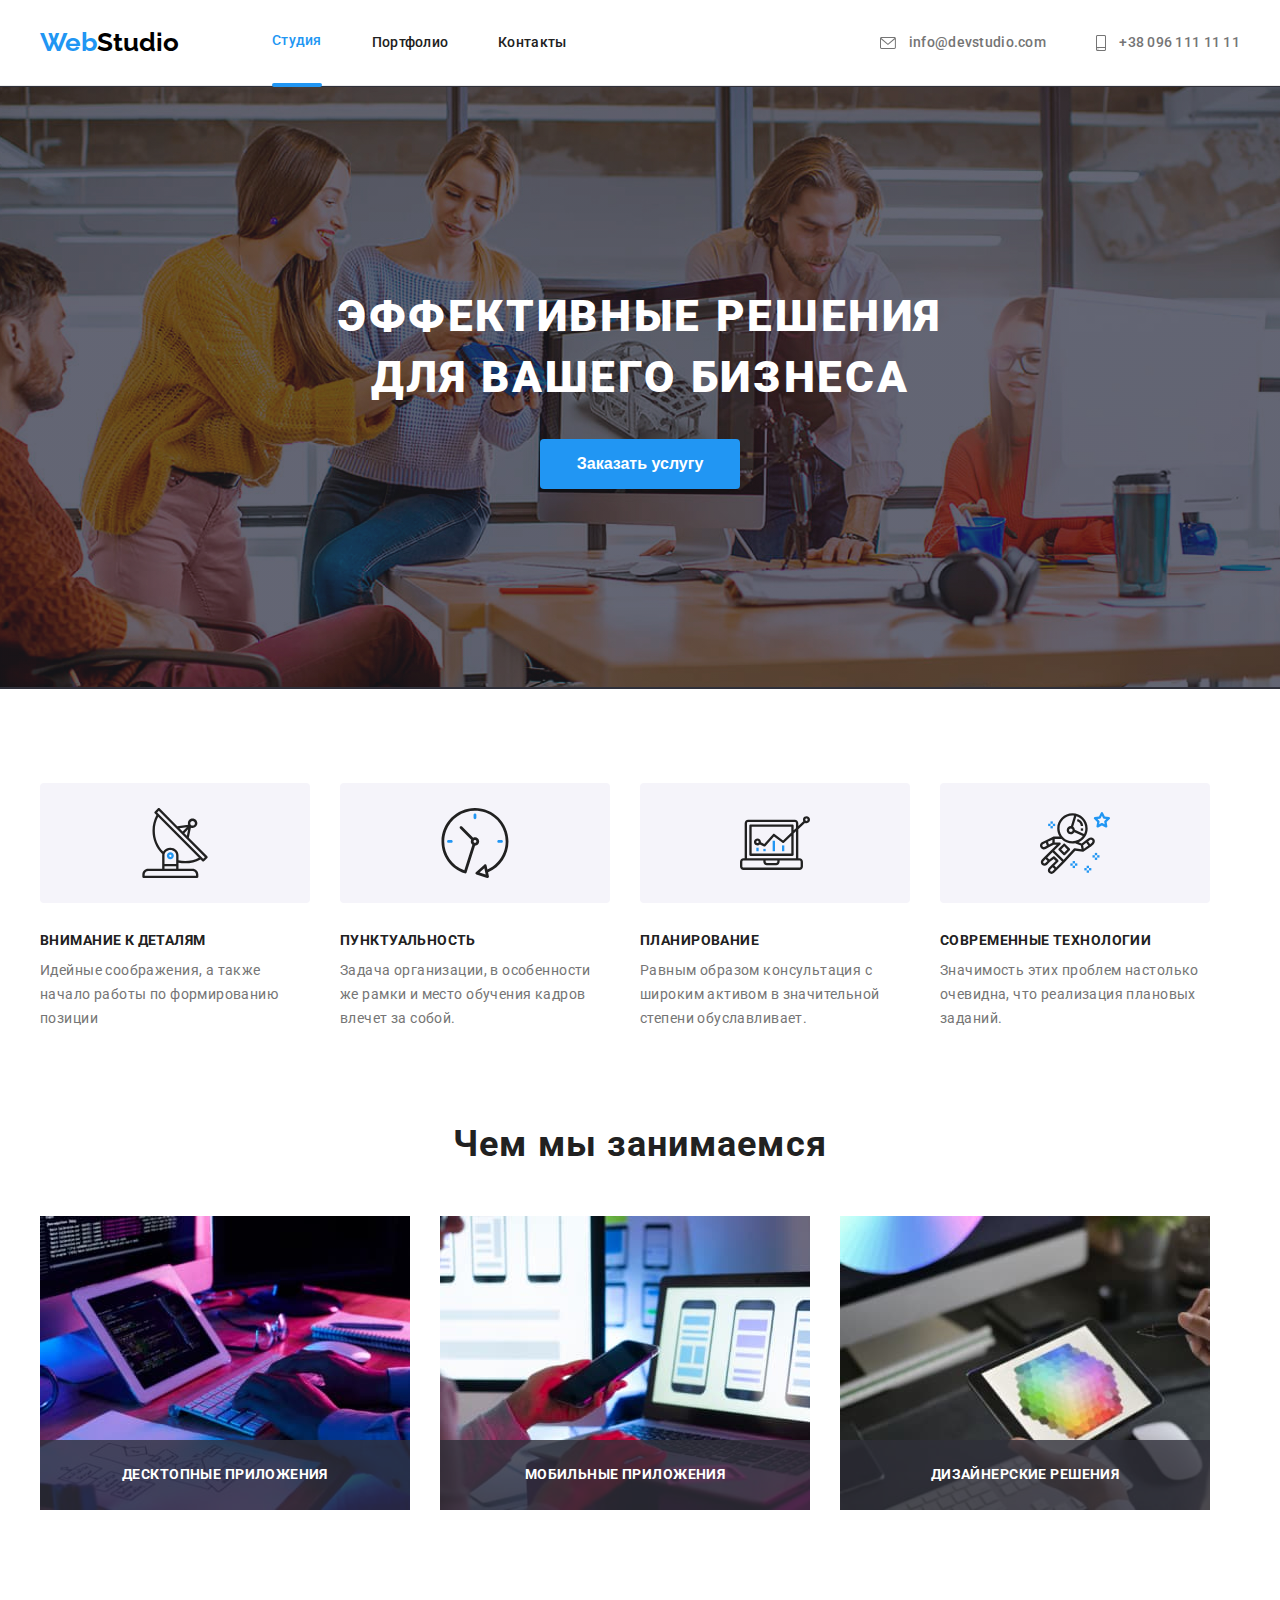
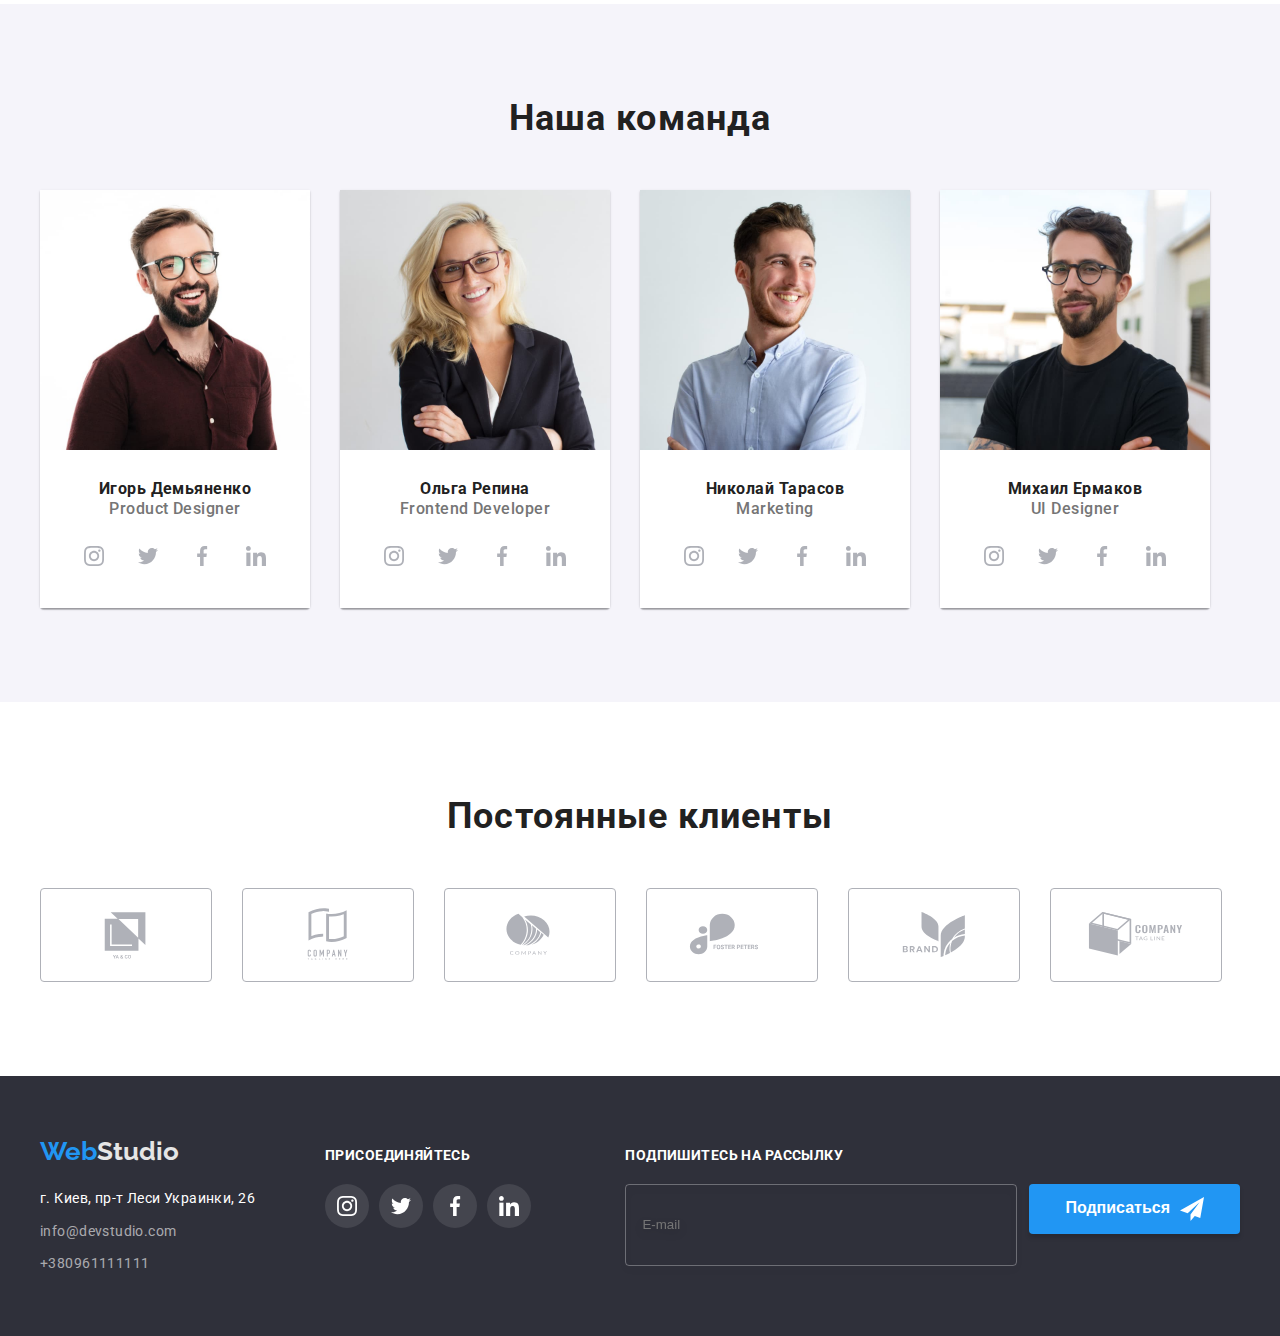
<file: index.html>
<!DOCTYPE html>
<html lang="en">
    <head>
        <meta charset="UTF-8" />
        <meta http-equiv="X-UA-Compatible" content="IE=edge" />
        <meta name="viewport" content="width=device-width, initial-scale=1.0" />
        <title>Студия</title>
        <link
            href="https://fonts.googleapis.com/css2?family=Raleway:wght@700&family=Roboto:wght@400;500;700;900&display=swap"
            rel="stylesheet"/>
        <link
            rel="stylesheet"
            href="https://cdnjs.cloudflare.com/ajax/libs/modern-normalize/1.1.0/modern-normalize.min.css"
            integrity="sha512-wpPYUAdjBVSE4KJnH1VR1HeZfpl1ub8YT/NKx4PuQ5NmX2tKuGu6U/JRp5y+Y8XG2tV+wKQpNHVUX03MfMFn9Q=="
            crossorigin="anonymous"
            referrerpolicy="no-referrer"/>
		  <link rel="stylesheet" href="./css/main.min.css"/>
    </head>
    <body>
        <header class="header">
            <div class="container header__container">
                <a href="./index.html" class="logo">
                    <span class="logo__web">Web</span><span class="logo__studio">Studio</span></a>
                <nav>
                    <ul class="site-nav">
                        <li class="site-nav__item">
                            <a href="./index.html" class="site-nav__link site-nav__link--current">Студия</a>
                        </li>
                        <li class="site-nav__item">
                            <a href="./portfolio.html" class="site-nav__link">Портфолио</a>
                        </li>
                        <li class="site-nav__item">
                            <a href="" class="site-nav__link">Контакты</a>
                        </li>
                    </ul>
                </nav>
                <ul class="contacts">
                    <li class="contacts__item">
                        <a
                            href="mailto:info@devstudio.com"
                            class="contacts__link">
                            <svg
                                width="16"
                                height="12"
                                class="contacts__icon">
                                <use
                                    href="./images/icons.svg#icon-envelope-hover"
                                ></use>
                            </svg>
                            info@devstudio.com</a>
                    </li>
                    <li class="contacts__item">
                        <a href="tel:+380961111111" class="contacts__link">
                            <svg
                                width="10"
                                height="16"
                                class="contacts__icon">
                                <use
                                    href="./images/icons.svg#icon-smartphone"></use>
                            </svg> +38 096 111 11 11</a>
                    </li>
                </ul>
            </div>
        </header>
        <main>
            <section class="hero hero--overlay">
                <div class="container">
                    <h1 class="hero__title">
                        Эффективные решения <br />для вашего бизнеса
                    </h1>
                    <button
                        type="button"
                        class="primary-button"
                        data-modal-open>
                        Заказать услугу
                    </button>
                </div>
            </section>
            <section class="section features">
                <div class="container">
                    <h2 class="visually-hidden">Преимущества</h2>
                    <ul class="features-list">
                        <li class="features-list__item">
                            <div class="features-list__image">
                                <svg
                                    width="70"
                                    height="70"
                                    class="features-list__icon">
                                    <use
                                        href="./images/icons.svg#icon-antenna-1">
												</use>
                                </svg>
                            </div>
                            <h3 class="features-list__title">Внимание к деталям</h3>
                            <p class="features-list__description">
                                Идейные соображения, а также начало работы по
                                формированию позиции
                            </p>
                        </li>
                        <li class="features-list__item">
                            <div class="features-list__image">
                                <svg
                                    width="70"
                                    height="70"
                                    class="features-list__icon">
                                    <use
                                        href="./images/icons.svg#icon-clock-1"></use>
                                </svg>
                            </div>
                            <h3 class="features-list__title">Пунктуальность</h3>
                            <p class="features-list__description">
                                Задача организации, в особенности же рамки и
                                место обучения кадров влечет за собой.
                            </p>
                        </li>
                        <li class="features-list__item">
                            <div class="features-list__image">
                                <svg
                                    width="70"
                                    height="70"
                                    class="features-list__icon">
                                    <use
                                        href="./images/icons.svg#icon-diagram-1"></use>
                                </svg>
                            </div>
                            <h3 class="features-list__title">Планирование</h3>
                            <p class="features-list__description">
                                Равным образом консультация с широким активом в
                                значительной степени обуславливает.
                            </p>
                        </li>
                        <li class="features-list__item">
                            <div class="features-list__image">
                                <svg
                                    width="70"
                                    height="70"
                                    class="features-list__icon">
                                    <use
                                        href="./images/icons.svg#icon-astronaut-1"></use>
                                </svg>
                            </div>
                            <h3 class="features-list__title">
                                Современные технологии
                            </h3>
                            <p class="features-list__description">
                                Значимость этих проблем настолько очевидна, что
                                реализация плановых заданий.
                            </p>
                        </li>
                    </ul>
                </div>
            </section>
            <section class="section activity">
                <div class="container">
                    <h2 class="section__title">Чем мы занимаемся</h2>
                    <ul class="activity-list">
                        <li class="activity-list__item">
                            <div class="activity-list__thumb">
                                <img
                                    src="./images/imge.jpg"
                                    alt="дизайн"
                                    width="370"/>
                                <p class="activity-list__animation">
                                    Десктопные приложения
                                </p>
                            </div>
                        </li>
                        <li class="activity-list__item">
                            <div class="activity-list__thumb">
                                <img
                                    src="./images/imge(1).jpg"
                                    alt="системность"
                                    width="370"/>
                                <p class="activity-list__animation">
                                    Мобильные приложения
                                </p>
                            </div>
                        </li>
                        <li class="activity-list__item">
                            <div class="activity-list__thumb">
                                <img
                                    src="./images/imge(2).jpg"
                                    alt="адаптация"
                                    width="370"/>
                                <p class="activity-list__animation">
                                    Дизайнерские решения
                                </p>
                            </div>
                        </li>
                    </ul>
                </div>
            </section>
            <section class="section team">
                <div class="container">
                    <h2 class="section__title">Наша команда</h2>
                    <ul class="team-list">
                        <li class="team-list__item">
                            <img
                                src="./images/img.jpg"
                                alt="Игорь Демьяненко"
                                width="270"/>
                            <div class="teammate">
                                <h3 class="teammate__name">
                                    Игорь Демьяненко
                                </h3>
                                <p class="teammate__position">
                                    Product Designer
                                </p>
                                <ul class="socials">
                                    <li class="socials__item">
                                        <a
                                            href="https://instagram.com/"
                                            class="socials__link">
                                            <svg
                                                width="20"
                                                height="20"
                                                class="socials__icon">
                                                <use
                                                    href="./images/icons.svg#icon-instagram"></use>
                                            </svg>
                                        </a>
                                    </li>
                                    <li class="socials__item">
                                        <a
                                            href="https://twitter.com/"
                                            class="socials__link">
                                            <svg
                                                width="20"
                                                height="20"
                                                class="socials__icon">
                                                <use
                                                    href="./images/icons.svg#icon-twitter"></use>
                                            </svg>
                                        </a>
                                    </li>
                                    <li class="socials__item">
                                        <a
                                            href="https://www.facebook.com/"
                                            class="socials__link">
                                            <svg
                                                width="20"
                                                height="20"
                                                class="socials__icon">
                                                <use
                                                    href="./images/icons.svg#icon-facebook"></use>
                                            </svg>
                                        </a>
                                    </li>
                                    <li class="socials__item">
                                        <a
                                            href="https://www.linkedin.com/"
                                            class="socials__link">
                                            <svg
                                                width="20"
                                                height="20"
                                                class="socials__icon">
                                                <use
                                                    href="./images/icons.svg#icon-linkedin"></use>
                                            </svg>
                                        </a>
                                    </li>
                                </ul>
                            </div>
                        </li>

                        <li class="team-list__item">
                            <img
                                src="./images/img(1).jpg"
                                alt="Ольга Репина"
                                width="270"/>
                            <div class="teammate">
                                <h3 class="teammate__name">Ольга Репина</h3>
                                <p class="teammate__position">
                                    Frontend Developer
                                </p>
                                <ul class="socials">
                                    <li class="socials__item">
                                        <a
                                            href="https://instagram.com/"
                                            class="socials__link">
                                            <svg
                                                width="20"
                                                height="20"
                                                class="socials__icon">
                                                <use
                                                    href="./images/icons.svg#icon-instagram"></use>
                                            </svg>
                                        </a>
                                    </li>
                                    <li class="socials__item">
                                        <a
                                            href="https://twitter.com/"
                                            class="socials__link">
                                            <svg
                                                width="20"
                                                height="20"
                                                class="socials__icon">
                                                <use
                                                    href="./images/icons.svg#icon-twitter">
																</use>
                                            </svg>
                                        </a>
                                    </li>
                                    <li class="socials__item">
                                        <a
                                            href="https://www.facebook.com/"
                                            class="socials__link">
                                            <svg
                                                width="20"
                                                height="20"
                                                class="socials__icon">
                                                <use
                                                    href="./images/icons.svg#icon-facebook">
																</use>
                                            </svg>
                                        </a>
                                    </li>
                                    <li class="socials__item">
                                        <a
                                            href="https://www.linkedin.com/"
                                            class="socials__link">
                                            <svg
                                                width="20"
                                                height="20"
                                                class="socials__icon">
                                                <use
                                                    href="./images/icons.svg#icon-linkedin">
																</use>
                                            </svg>
                                        </a>
                                    </li>
                                </ul>
                            </div>
                        </li>

                        <li class="team-list__item">
                            <img
                                src="./images/img(2).jpg"
                                alt="Николай Тарасов"
                                width="270"/>
                            <div class="teammate">
                                <h3 class="teammate__name">
                                    Николай Тарасов
                                </h3>
                                <p class="teammate__position">Marketing</p>
                                <ul class="socials">
                                    <li class="socials__item">
                                        <a
                                            href="https://instagram.com/"
                                            class="socials__link">
                                            <svg
                                                width="20"
                                                height="20"
                                                class="socials__icon">
                                                <use
                                                    href="./images/icons.svg#icon-instagram">
																</use>
                                            </svg>
                                        </a>
                                    </li>
                                    <li class="socials__item">
                                        <a
                                            href="https://twitter.com/"
                                            class="socials__link">
                                            <svg
                                                width="20"
                                                height="20"
                                                class="socials__icon">
                                                <use
                                                    href="./images/icons.svg#icon-twitter">
																</use>
                                            </svg>
                                        </a>
                                    </li>
                                    <li class="socials__item">
                                        <a
                                            href="https://www.facebook.com/"
                                            class="socials__link">
                                            <svg
                                                width="20"
                                                height="20"
                                                class="socials__icon">
                                                <use
                                                    href="./images/icons.svg#icon-facebook">
																</use>
                                            </svg>
                                        </a>
                                    </li>
                                    <li class="socials__item">
                                        <a
                                            href="https://www.linkedin.com/"
                                            class="socials__link">
                                            <svg
                                                width="20"
                                                height="20"
                                                class="socials__icon">
                                                <use
                                                    href="./images/icons.svg#icon-linkedin">
																</use>
                                            </svg>
                                        </a>
                                    </li>
                                </ul>
                            </div>
                        </li>
                        <li class="team-list__item">
                            <img
                                src="./images/img(3).jpg"
                                alt="Михаил Ермаков"
                                width="270"/>
                            <div class="teammate">
                                <h3 class="teammate__name">Михаил Ермаков</h3>
                                <p class="teammate__position">
                                    UI Designer
                                </p>
                                <ul class="socials">
                                    <li class="socials__item">
                                        <a
                                            href="https://instagram.com/"
                                            class="socials__link">
                                            <svg
                                                width="20"
                                                height="20"
                                                class="socials__icon">
                                                <use
                                                    href="./images/icons.svg#icon-instagram"></use>
                                            </svg>
                                        </a>
                                    </li>
                                    <li class="socials__item">
                                        <a
                                            href="https://twitter.com/"
                                            class="socials__link">
                                            <svg
                                                width="20"
                                                height="20"
                                                class="socials__icon">
                                                <use
                                                    href="./images/icons.svg#icon-twitter"></use>
                                            </svg>
                                        </a>
                                    </li>
                                    <li class="socials__item">
                                        <a
                                            href="https://www.facebook.com/"
                                            class="socials__link">
                                            <svg
                                                width="20"
                                                height="20"
                                                class="socials__icon">
                                                <use
                                                    href="./images/icons.svg#icon-facebook">
																</use>
                                            </svg>
                                        </a>
                                    </li>
                                    <li class="socials__item">
                                        <a
                                            href="https://www.linkedin.com/"
                                            class="socials__link">
                                            <svg
                                                width="20"
                                                height="20"
                                                class="socials__icon">
                                                <use
                                                    href="./images/icons.svg#icon-linkedin">
																</use>
                                            </svg>
                                        </a>
                                    </li>
                                </ul>
                            </div>
                        </li>
                    </ul>
                </div>
            </section>
            <section class="section">
                <div class="container">
                    <h2 class="section__title">Постоянные клиенты</h2>
                    <ul class="cusromers">
                        <li class="cusromers__item">
                            <a href="" class="cusromers__link">
                                <svg
                                    width="106"
                                    height="60"
                                    class="cusromers__icon">
                                    <use
                                        href="./images/icons.svg#icon-client-1">
												</use>
                                </svg>
                            </a>
                        </li>
                        <li class="cusromers__item">
                            <a href="" class="cusromers__link">
                                <svg
                                    width="106"
                                    height="60"
                                    class="cusromers__icon">
                                    <use
                                        href="./images/icons.svg#icon-client-2">
												</use>
                                </svg>
                            </a>
                        </li>
                        <li class="cusromers__item">
                            <a href="" class="cusromers__link">
                                <svg
                                    width="106"
                                    height="60"
                                    class="cusromers__icon">
                                    <use
                                        href="./images/icons.svg#icon-client-3">
												</use>
                                </svg>
                            </a>
                        </li>
                        <li class="cusromers__item">
                            <a href="" class="cusromers__link">
                                <svg
                                    width="106"
                                    height="60"
                                    class="cusromers__icon">
                                    <use
                                        href="./images/icons.svg#icon-client-4">
												</use>
                                </svg>
                            </a>
                        </li>
                        <li class="cusromers__item">
                            <a href="" class="cusromers__link">
                                <svg
                                    width="106"
                                    height="60"
                                    class="cusromers__icon">
                                    <use
                                        href="./images/icons.svg#icon-client-5"></use>
                                </svg>
                            </a>
                        </li>
                        <li class="cusromers__item">
                            <a href="" class="cusromers__link">
                                <svg
                                    width="106"
                                    height="60"
                                    class="cusromers__icon">
                                    <use
                                        href="./images/icons.svg#icon-client-6">
												</use>
                                </svg>
                            </a>
                        </li>
                    </ul>
                </div>
            </section>
        </main>

        <footer class="footer-section">
            <div class="container footer-section__container">
                <div class="footer-section__contacts">
                    <a class="logo link" href="./index.html">
                        <span class="logo__web">Web</span
                        ><span class="logo__studio  logo__studio--secondary">Studio</span>
                    </a>

                    <address class="address">
                        <ul>
                            <li class="address__item">
                                <a
                                    href="https://goo.gl/maps/6hMY9F7xP3sktgREA"
                                    class="address__link address__link--first"
                                    >г. Киев, пр-т Леси Украинки, 26</a>
                            </li>
                            <li class="address__item">
                                <a
                                    href="mailto:info@devstudio.com"
                                    class="address__link address__link--second">info@devstudio.com</a>
                            </li>
                            <li class="address__item">
                                <a
                                    href="tel:+380961111111"
                                    class="address__link address__link--second">+380961111111</a>
                            </li>
                        </ul>
                    </address>
                </div>
                <div class="footer-section__links">
                    <p class="footer-section__title">ПРИСОЕДИНЯЙТЕСЬ</p>
                    <ul class="socials">
                        <li class="socials__item">
                            <a
                                href="https://instagram.com/"
                                class="socials__link socials__link--secondary-background">
                                <svg width="20" height="20" class="socials__icon">
                                    <use
                                        href="./images/icons.svg#icon-instagram">
												</use>
                                </svg>
                            </a>
                        </li>
                        <li class="socials__item">
                            <a
                                href="https://twitter.com/"
                                class="socials__link socials__link--secondary-background">
                                <svg width="20" height="20" class="socials__icon">
                                    <use
                                        href="./images/icons.svg#icon-twitter">
												</use>
                                </svg>
                            </a>
                        </li>
                        <li class="socials__item">
                            <a
                                href="https://www.facebook.com/"
                                class="socials__link socials__link--secondary-background">
                                <svg width="20" height="20" class="socials__icon">
                                    <use
                                        href="./images/icons.svg#icon-facebook">
												</use>
                                </svg>
                            </a>
                        </li>
                        <li class="socials__item">
                            <a
                                href="https://www.linkedin.com/"
                                class="socials__link socials__link--secondary-background">
                                <svg width="20" height="20" class="socials__icon">
                                    <use
                                        href="./images/icons.svg#icon-linkedin">
												</use>
                                </svg>
                            </a>
                        </li>
                    </ul>
                </div>
                <div class="footer-section__subscribe">
                    <p class="footer-section__title">ПОДПИШИТЕСЬ НА РАССЫЛКУ</p>
                    <form action="#" class="subscribe">
                        <input
                            type="email"
                            name="email"
                            id="email"
                            placeholder="E-mail"
                            class="subscribe__input"/>
                        <button type="submit" class="primary-button primary-button--flex">
                            Подписаться
                            <svg class="primary-button__icon">
                                <use
                                    href="./images/icons.svg#icon-iconsend">
										  </use>
                            </svg>
                        </button>
                    </form>
                </div>
            </div>
        </footer>
        <div class="backdrop is-hidden" data-modal>
            <div class="modal">
                <h3 class="modal__title">
                    Оставьте свои данные, мы вам перезвоним
                </h3>
                <form action="#" class="form">
						 <div class="input-group">
                        <label class="label" for="fio">Имя</label>
                    <div class="input-group__absolute">
                        <input
								   id="fio"
                            type="text"
                            name="name"
                            class="input-group__input"/>
                        <svg width="18" height="18" class="input-group__icon">
                            <use
                                href="./images/icons.svg#icon-person-black">
									</use>
                        </svg>
                    </div>
						</div>
						<div class="input-group">
                        <label class="label" for="number">Телефон</label>
                    <div class="input-group__absolute">
                        <input
								    id="number"
                            type="tel"
                            name="phone_number"
                            class="input-group__input"/>
                        <svg width="18" height="18" class="input-group__icon">
                            <use
                                href="./images/icons.svg#icon-phone-black">
									</use>
                        </svg>
                    </div>
						</div>
						<div class="input-group">
                        <label class="label" for="post">Почта</label>
                    <div class="input-group__absolute">
                        <input
								    id="post"
                            type="email"
                            name="email"
                            class="input-group__input"/>
                        <svg width="18" height="18" class="input-group__icon">
                            <use
                                href="./images/icons.svg#icon-email-black">
									</use>
                        </svg>
                    </div>
						</div>
                    <div class="textarea-group">
                        <label class="label">Комментарий</label>
                     <textarea
                            name="comment"
                            placeholder="Введите текст"
                            class="textarea-group__input">
						  </textarea>
                    </div>

                    <label class="checkbox">
                        <input
                            type="checkbox"
                            name="policy"
                            class="checkbox__input visually-hidden"/>
                        <svg width="13" height="10" class="checkbox__icon">
                            <use href="./images/icons.svg#icon-tick"></use>
                        </svg>
                        Соглашаюсь с рассылкой и принимаю&#160;
                        <a href="#" class="checkbox__link"> Условия договора</a>
                    </label>
                        <button type="submit" class="primary-button">
                            Отправить
                        </button>
                </form>
                <button class="close-button" data-modal-close>
                    <svg width="18" height="18" class="close-button__icon">
                        <use href="./images/icons.svg#close"></use>
                    </svg>
                </button>
            </div>
        </div>
        <script src="./js/modal.js"></script>
    </body>
</html>
</file>
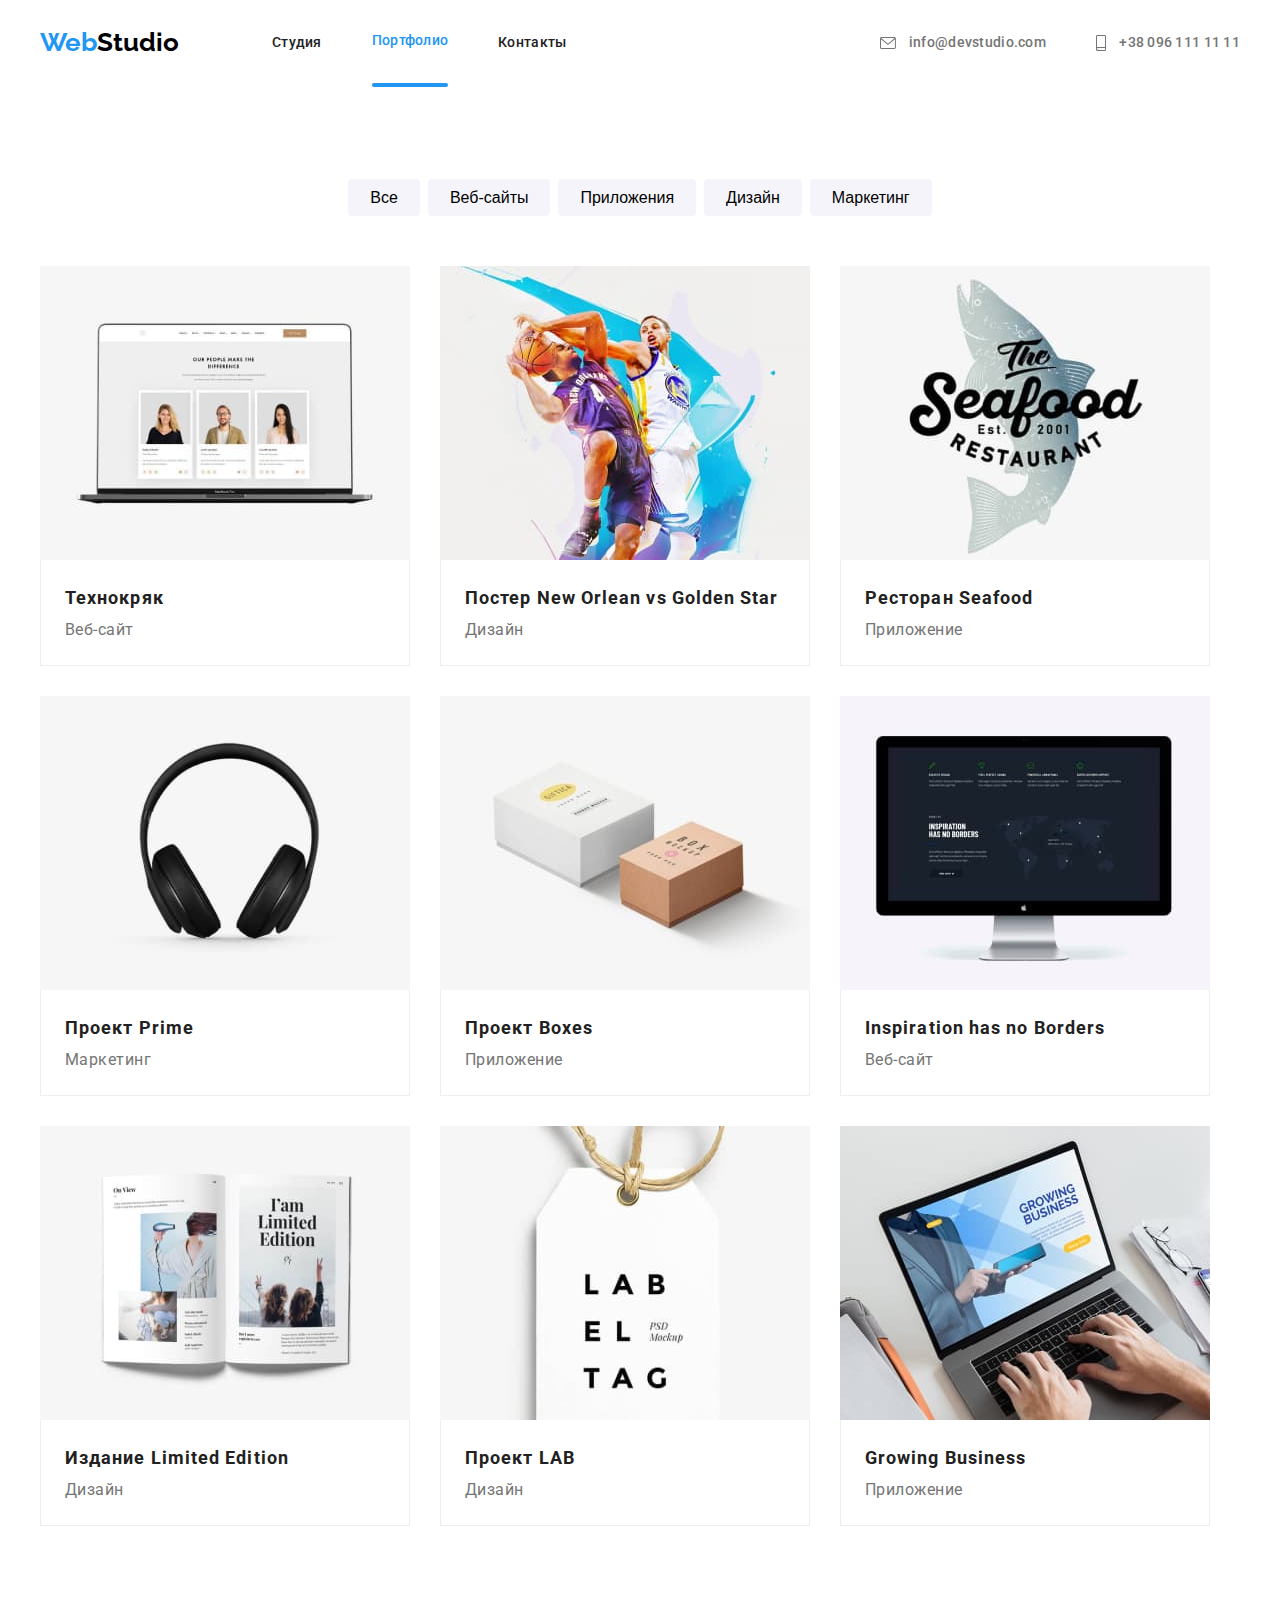
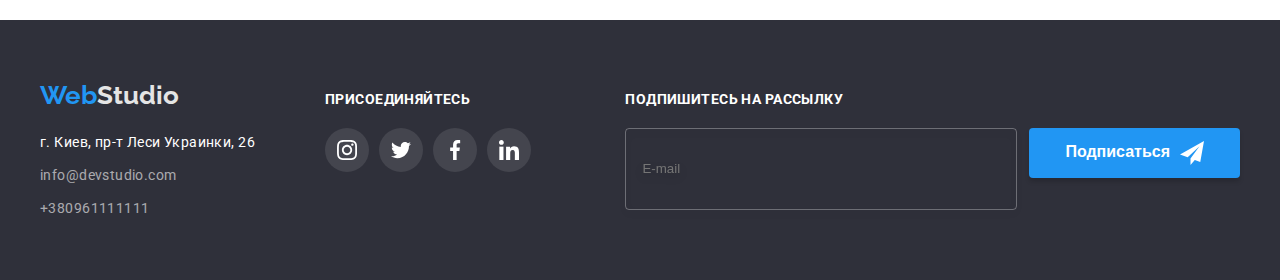
<file: portfolio.html>
<!DOCTYPE html>
<html lang="en">
    <head>
        <meta charset="UTF-8" />
        <meta http-equiv="X-UA-Compatible" content="IE=edge" />
        <meta name="viewport" content="width=device-width, initial-scale=1.0" />
        <title>Портфолио</title>
        <link
            href="https://fonts.googleapis.com/css2?family=Raleway:wght@700&family=Roboto:wght@400;500;700;900&display=swap"
            rel="stylesheet"/>
        <link
            rel="stylesheet"
            href="https://cdnjs.cloudflare.com/ajax/libs/modern-normalize/1.1.0/modern-normalize.min.css"
            integrity="sha512-wpPYUAdjBVSE4KJnH1VR1HeZfpl1ub8YT/NKx4PuQ5NmX2tKuGu6U/JRp5y+Y8XG2tV+wKQpNHVUX03MfMFn9Q=="
            crossorigin="anonymous"
            referrerpolicy="no-referrer"/>
				<link rel="stylesheet" href="./css/main.min.css"/>
    </head>

    <body>
		<header>
			<div class="container header__container">
				 <a href="./index.html" class="logo">
					  <span class="logo__web">Web</span><span class="logo__studio">Studio</span></a>
				 <nav>
					  <ul class="site-nav">
							<li class="site-nav__item">
								 <a href="./index.html" class="site-nav__link">Студия</a>
							</li>
							<li class="site-nav__item">
								 <a href="./portfolio.html" class="site-nav__link site-nav__link--current">Портфолио</a>
							</li>
							<li class="site-nav__item">
								 <a href="" class="site-nav__link">Контакты</a>
							</li>
					  </ul>
				 </nav>
				 <ul class="contacts">
					  <li class="contacts__item">
							<a
								 href="mailto:info@devstudio.com"
								 class="contacts__link">
								 <svg
									  width="16"
									  height="12"
									  class="contacts__icon">
									  <use
											href="./images/icons.svg#icon-envelope-hover"
									  ></use>
								 </svg>
								 info@devstudio.com</a>
					  </li>
					  <li class="contacts__item">
							<a href="tel:+380961111111" class="contacts__link">
								 <svg
									  width="10"
									  height="16"
									  class="contacts__icon">
									  <use
											href="./images/icons.svg#icon-smartphone"></use>
								 </svg> +38 096 111 11 11</a>
					  </li>
				 </ul>
			</div>
	  </header>

        <main>
            <section class="section">
                <div class="container">
                    <h1 class="visually-hidden">Портфолио</h1>
                    <ul class="filter-list">
                        <li class="filter-list__item">
                            <button type="button" class="secondary-button">
                                Все
                            </button>
                        </li>
                        <li class="filter-list__item">
                            <button type="button" class="secondary-button">
                                Веб-сайты
                            </button>
                        </li>
                        <li class="filter-list__item">
                            <button type="button" class="secondary-button">
                                Приложения
                            </button>
                        </li>
                        <li class="filter-list__item">
                            <button type="button" class="secondary-button">
                                Дизайн
                            </button>
                        </li>
                        <li class="filter-list__item">
                            <button type="button" class="secondary-button">
                                Маркетинг
                            </button>
                        </li>
                    </ul>
                    <ul class="projects">
                        <li class="projects__item">
                            <a href="" class="projects__link">
                                <div class="projects__animation">
                                    <img
                                        class="projects__image"
                                        src="./images/port.jpg"
                                        alt="ноутбук с вебстраницей"
                                        width="370"/>
                                    <p class="projects__overlay">
                                        Технокряк это современная площадка
                                        распространения коронавируса. Компании
                                        используют эту платформу для цифрового
                                        шпионажа и атак на защищённые сервера
                                        конкурентов.
                                    </p>
                                </div>

                                <div class="projects__text-area">
                                    <h3 class="projects__title">Технокряк</h3>
                                    <p class="projects__description">Веб-сайт</p>
                                </div>
                            </a>
                        </li>
                        <li class="projects__item">
                            <a href="" class="projects__link">
                                <div class="projects__animation">
                                    <img
                                        class="projects__image"
                                        src="./images/port1.jpg"
                                        alt="постер"
                                        width="370"/>
                                    <p class="projects__overlay">
                                        Технокряк это современная площадка
                                        распространения коронавируса. Компании
                                        используют эту платформу для цифрового
                                        шпионажа и атак на защищённые сервера
                                        конкурентов.
                                    </p>
                                </div>
                                <div class="projects__text-area">
                                    <h3 class="projects__title">
                                        Постер New Orlean vs Golden Star
                                    </h3>
                                    <p class="projects__description">Дизайн</p>
                                </div></a>
                        </li>
                        <li class="projects__item">
                            <a href="" class="projects__link">
                                <div class="projects__animation">
                                    <img
                                        class="projects__image"
                                        src="./images/port2.jpg"
                                        alt="логотип ресторана"
                                        width="370"/>
                                    <p class="projects__overlay">
                                        Технокряк это современная площадка
                                        распространения коронавируса. Компании
                                        используют эту платформу для цифрового
                                        шпионажа и атак на защищённые сервера
                                        конкурентов.
                                    </p>
                                </div>
                                <div class="projects__text-area">
                                    <h3 class="projects__title">
                                        Ресторан Seafood
                                    </h3>
                                    <p class="projects__description">Приложение</p>
                                </div></a>
                        </li>
                        <li class="projects__item">
                            <a href="" class="projects__link">
                                <div class="projects__animation">
                                    <img
                                        class="projects__image"
                                        src="./images/port3.jpg"
                                        alt="наушники"
                                        width="370"/>
                                    <p class="projects__overlay">
                                        Технокряк это современная площадка
                                        распространения коронавируса. Компании
                                        используют эту платформу для цифрового
                                        шпионажа и атак на защищённые сервера
                                        конкурентов.
                                    </p>
                                </div>
                                <div class="projects__text-area">
                                    <h3 class="projects__title">Проект Prime</h3>
                                    <p class="projects__description">Маркетинг</p>
                                </div></a>
                        </li>
                        <li class="projects__item">
                            <a href="" class="projects__link">
                                <div class="projects__animation">
                                    <img
                                        class="projects__image"
                                        src="./images/port4.jpg"
                                        alt="две коробки"
                                        width="370"/>
                                    <p class="projects__overlay">
                                        Технокряк это современная площадка
                                        распространения коронавируса. Компании
                                        используют эту платформу для цифрового
                                        шпионажа и атак на защищённые сервера
                                        конкурентов.
                                    </p>
                                </div>
                                <div class="projects__text-area">
                                    <h3 class="projects__title">Проект Boxes</h3>
                                    <p class="projects__description">Приложение</p>
                                </div></a>
                        </li>
                        <li class="projects__item">
                            <a href="" class="projects__link">
                                <div class="projects__animation">
                                    <img
                                        class="projects__image"
                                        src="./images/port5.jpg"
                                        alt="монитор с вебстраницей"
                                        width="370"/>
                                    <p class="projects__overlay">
                                        Технокряк это современная площадка
                                        распространения коронавируса. Компании
                                        используют эту платформу для цифрового
                                        шпионажа и атак на защищённые сервера
                                        конкурентов.
                                    </p>
                                </div>
                                <div class="projects__text-area">
                                    <h3 class="projects__title">
                                        Inspiration has no Borders
                                    </h3>
                                    <p class="projects__description">Веб-сайт</p>
                                </div></a>
                        </li>
                        <li class="projects__item">
                            <a href="" class="projects__link">
                                <div class="projects__animation">
                                    <img
                                        class="projects__image"
                                        src="./images/port6.jpg"
                                        alt="журнал"
                                        width="370"/>
                                    <p class="projects__overlay">
                                        Технокряк это современная площадка
                                        распространения коронавируса. Компании
                                        используют эту платформу для цифрового
                                        шпионажа и атак на защищённые сервера
                                        конкурентов.
                                    </p>
                                </div>
                                <div class="projects__text-area">
                                    <h3 class="projects__title">
                                        Издание Limited Edition
                                    </h3>
                                    <p class="projects__description">Дизайн</p>
                                </div></a>
                        </li>
                        <li class="projects__item">
                            <a href="" class="projects__link">
                                <div class="projects__animation">
                                    <img
                                        class="projects__image"
                                        src="./images/port7.jpg"
                                        alt="бирка"
                                        width="370"/>
                                    <p class="projects__overlay">
                                        Технокряк это современная площадка
                                        распространения коронавируса. Компании
                                        используют эту платформу для цифрового
                                        шпионажа и атак на защищённые сервера
                                        конкурентов.
                                    </p>
                                </div>
                                <div class="projects__text-area">
                                    <h3 class="projects__title">Проект LAB</h3>
                                    <p class="projects__description">Дизайн</p>
                                </div></a>
                        </li>
                        <li class="projects__item">
                            <a href="" class="projects__link">
                                <div class="projects__animation">
                                    <img
                                        class="projects__image"
                                        src="./images/port8.jpg"
                                        alt="руки на ноутбуке"
                                        width="370"/>
                                    <p class="projects__overlay">
                                        Технокряк это современная площадка
                                        распространения коронавируса. Компании
                                        используют эту платформу для цифрового
                                        шпионажа и атак на защищённые сервера
                                        конкурентов.
                                    </p>
                                </div>
                                <div class="projects__text-area">
                                    <h3 class="projects__title">
                                        Growing Business
                                    </h3>
                                    <p class="projects__description">Приложение</p>
                                </div></a>
                        </li>
                    </ul>
                </div>
            </section>
        </main>
		  <footer class="footer-section">
			<div class="container footer-section__container">
				 <div class="footer-section__contacts">
					  <a class="logo link" href="./index.html">
							<span class="logo__web">Web</span
							><span class="logo__studio  logo__studio--secondary">Studio</span>
					  </a>

					  <address class="address">
							<ul>
								 <li class="address__item">
									  <a
											href="https://goo.gl/maps/6hMY9F7xP3sktgREA"
											class="address__link address__link--first"
											>г. Киев, пр-т Леси Украинки, 26</a>
								 </li>
								 <li class="address__item">
									  <a
											href="mailto:info@devstudio.com"
											class="address__link address__link--second">info@devstudio.com</a>
								 </li>
								 <li class="address__item">
									  <a
											href="tel:+380961111111"
											class="address__link address__link--second">+380961111111</a>
								 </li>
							</ul>
					  </address>
				 </div>
				 <div class="footer-section__links">
					  <p class="footer-section__title">ПРИСОЕДИНЯЙТЕСЬ</p>
					  <ul class="socials">
							<li class="socials__item">
								 <a
									  href="https://instagram.com/"
									  class="socials__link socials__link--secondary-background">
									  <svg width="20" height="20" class="socials__icon">
											<use
												 href="./images/icons.svg#icon-instagram">
											</use>
									  </svg>
								 </a>
							</li>
							<li class="socials__item">
								 <a
									  href="https://twitter.com/"
									  class="socials__link socials__link--secondary-background">
									  <svg width="20" height="20" class="socials__icon">
											<use
												 href="./images/icons.svg#icon-twitter">
											</use>
									  </svg>
								 </a>
							</li>
							<li class="socials__item">
								 <a
									  href="https://www.facebook.com/"
									  class="socials__link socials__link--secondary-background">
									  <svg width="20" height="20" class="socials__icon">
											<use
												 href="./images/icons.svg#icon-facebook">
											</use>
									  </svg>
								 </a>
							</li>
							<li class="socials__item">
								 <a
									  href="https://www.linkedin.com/"
									  class="socials__link socials__link--secondary-background">
									  <svg width="20" height="20" class="socials__icon">
											<use
												 href="./images/icons.svg#icon-linkedin">
											</use>
									  </svg>
								 </a>
							</li>
					  </ul>
				 </div>
				 <div class="footer-section__subscribe">
					  <p class="footer-section__title">ПОДПИШИТЕСЬ НА РАССЫЛКУ</p>
					  <form action="#" class="subscribe">
							<input
								 type="email"
								 name="email"
								 id="email"
								 placeholder="E-mail"
								 class="subscribe__input"/>
							<button type="submit" class="primary-button primary-button--flex">
								 Подписаться
								 <svg class="primary-button__icon">
									  <use
											href="./images/icons.svg#icon-iconsend">
									  </use>
								 </svg>
							</button>
					  </form>
				 </div>
			</div>
	  </footer>
    </body>
</html>
</file>
<file: css/main.min.css>
html{-webkit-box-sizing:border-box;box-sizing:border-box}h1,h2,h3,h4,h5,h6,p{margin:0}.list{list-style:none;padding:0;margin:0}.link{text-decoration:none;color:inherit}img{display:block;min-width:100%;height:auto}a{text-decoration:none}body{background-color:#fff;color:#000;font-family:Roboto, sans-serif;margin:0}button{cursor:pointer;border-width:0}nav{margin-left:93px}ul{list-style:none;padding:0;margin:0}.visually-hidden{position:absolute;width:1px;height:1px;margin:-1px;border:0;padding:0;white-space:nowrap;-webkit-clip-path:inset(100%);clip-path:inset(100%);clip:rect(0 0 0 0);overflow:hidden}footer{background-color:#2f303a;padding:60px 0}address{font-style:normal;margin-top:20px}.container{width:1200px;margin:0 auto;padding:0 15px}.section{padding:94px 0}.section__title{margin-bottom:50px;font-weight:700;font-size:36px;line-height:1.16;text-align:center;letter-spacing:0.03em;color:#212121}.primary-button{min-width:200px;height:50px;display:block;margin:0 auto;color:#fff;background-color:#2196f3;-webkit-box-shadow:0px 4px 4px rgba(0,0,0,0.15);box-shadow:0px 4px 4px rgba(0,0,0,0.15);font-weight:700;font-size:16px;line-height:1.8;padding:10px 36px;border:none;-webkit-border-radius:4px;border-radius:4px;-webkit-transition:fill 250ms cubic-bezier(0.4, 0, 0.2, 0);-o-transition:fill 250ms cubic-bezier(0.4, 0, 0.2, 0);transition:fill 250ms cubic-bezier(0.4, 0, 0.2, 0)}.primary-button{display:-webkit-box;display:-webkit-flex;display:-ms-flexbox;display:flex;-webkit-box-pack:center;-webkit-justify-content:center;-ms-flex-pack:center;justify-content:center;-webkit-box-align:center;-webkit-align-items:center;-ms-flex-align:center;align-items:center}.secondary-button{display:inline-block;color:#000;background-color:#f5f4fa;font-weight:500;font-size:16px;line-height:1.6;padding:6px 22px;border-color:transparent;-webkit-border-radius:4px;border-radius:4px;-webkit-transition:-webkit-box-shadow 250ms cubic-bezier(0.4, 0, 0.2, 0);transition:-webkit-box-shadow 250ms cubic-bezier(0.4, 0, 0.2, 0);-o-transition:box-shadow 250ms cubic-bezier(0.4, 0, 0.2, 0);transition:box-shadow 250ms cubic-bezier(0.4, 0, 0.2, 0);transition:box-shadow 250ms cubic-bezier(0.4, 0, 0.2, 0), -webkit-box-shadow 250ms cubic-bezier(0.4, 0, 0.2, 0)}.secondary-button:hover{color:#f5f4fa;background-color:#2196f3;-webkit-box-shadow:0px 3px 1px rgba(0,0,0,0.1),0px 1px 2px rgba(0,0,0,0.08),0px 2px 2px rgba(0,0,0,0.12);box-shadow:0px 3px 1px rgba(0,0,0,0.1),0px 1px 2px rgba(0,0,0,0.08),0px 2px 2px rgba(0,0,0,0.12)}.close-button{display:-webkit-box;display:-webkit-flex;display:-ms-flexbox;display:flex;-webkit-box-pack:center;-webkit-justify-content:center;-ms-flex-pack:center;justify-content:center;-webkit-box-align:center;-webkit-align-items:center;-ms-flex-align:center;align-items:center;position:absolute;top:8px;right:8px;-webkit-border-radius:50%;border-radius:50%;background:transparent;width:30px;height:30px;border:1px solid rgba(0,0,0,0.1);-webkit-transition:fill 250ms cubic-bezier(0.4, 0, 0.2, 0);-o-transition:fill 250ms cubic-bezier(0.4, 0, 0.2, 0);transition:fill 250ms cubic-bezier(0.4, 0, 0.2, 0)}.close-button:hover{fill:#2196f3}.logo{font-family:Raleway;font-weight:700;font-size:26px;line-height:1.2}.logo__studio{color:#000}.logo__web{color:#2196f3}.logo__studio--secondary{color:#e5e5e5}.backdrop{position:fixed;top:0;left:0;width:100%;height:100%;background-color:rgba(0,0,0,0.2);-webkit-transition:opacity 250ms cubic-bezier(0.4, 0, 0.2, 0),visibility 250ms cubic-bezier(0.4, 0, 0.2, 0);-o-transition:opacity 250ms cubic-bezier(0.4, 0, 0.2, 0),visibility 250ms cubic-bezier(0.4, 0, 0.2, 0);transition:opacity 250ms cubic-bezier(0.4, 0, 0.2, 0),visibility 250ms cubic-bezier(0.4, 0, 0.2, 0)}.is-hidden{visibility:hidden;opacity:0;pointer-events:none}.is-hidden .modal{-webkit-transform:translate(-50%, -50%) scale(0.7);-ms-transform:translate(-50%, -50%) scale(0.7);transform:translate(-50%, -50%) scale(0.7)}.modal{position:absolute;top:50%;left:50%;width:528px;height:581px;padding:40px;background-color:#fff;-webkit-box-shadow:0px 1px 3px rgba(0,0,0,0.12),0px 1px 1px rgba(0,0,0,0.14),0px 2px 1px rgba(0,0,0,0.2);box-shadow:0px 1px 3px rgba(0,0,0,0.12),0px 1px 1px rgba(0,0,0,0.14),0px 2px 1px rgba(0,0,0,0.2);-webkit-border-radius:4px;border-radius:4px;-webkit-transform:translate(-50%, -50%) scale(1);-ms-transform:translate(-50%, -50%) scale(1);transform:translate(-50%, -50%) scale(1);-webkit-transition:-webkit-transform 250ms cubic-bezier(0.4, 0, 0.2, 0);transition:-webkit-transform 250ms cubic-bezier(0.4, 0, 0.2, 0);-o-transition:transform 250ms cubic-bezier(0.4, 0, 0.2, 0);transition:transform 250ms cubic-bezier(0.4, 0, 0.2, 0);transition:transform 250ms cubic-bezier(0.4, 0, 0.2, 0), -webkit-transform 250ms cubic-bezier(0.4, 0, 0.2, 0)}.is-hidden .modal{-webkit-transform:translate(-50%, -50%) scale(0.7);-ms-transform:translate(-50%, -50%) scale(0.7);transform:translate(-50%, -50%) scale(0.7)}.modal__title{margin-bottom:12px;font-weight:700;font-size:20px;line-height:1.15;letter-spacing:0.03em;color:#212121}.header{border-bottom:1px solid #ececec}.header__container{display:-webkit-box;display:-webkit-flex;display:-ms-flexbox;display:flex;-webkit-box-align:center;-webkit-align-items:center;-ms-flex-align:center;align-items:center}.hero{background-color:#2f303a;text-align:center;padding:200px 0;margin:0 auto}.hero__title{width:696px;font-weight:900;font-size:44px;line-height:1.4;letter-spacing:0.06em;text-transform:uppercase;color:#fff;margin-bottom:30px;margin-left:auto;margin-right:auto;text-align:center}.hero--overlay{max-width:1600px;padding:200px 0px;background-image:-webkit-gradient(linear, left top, left bottom, from(rgba(47,48,58,0.4)), to(rgba(47,48,58,0.4))),url(../images/imgoverlay.jpg);background-image:-webkit-linear-gradient(rgba(47,48,58,0.4), rgba(47,48,58,0.4)),url(../images/imgoverlay.jpg);background-image:-o-linear-gradient(rgba(47,48,58,0.4), rgba(47,48,58,0.4)),url(../images/imgoverlay.jpg);background-image:linear-gradient(rgba(47,48,58,0.4), rgba(47,48,58,0.4)),url(../images/imgoverlay.jpg);background-repeat:no-repeat;background-position:center}.features{padding-bottom:0}.features-list{display:-webkit-box;display:-webkit-flex;display:-ms-flexbox;display:flex}.features-list__item{width:270px}.features-list__item:not(:last-child){margin-right:30px}.features-list__title{margin-bottom:10px;font-size:14px;line-height:1.14;letter-spacing:0.03em;text-transform:uppercase;color:#212121}.features-list__description{color:#757575;font-size:14px;letter-spacing:0.03em;line-height:1.7}.features-list__image{display:-webkit-box;display:-webkit-flex;display:-ms-flexbox;display:flex;-webkit-box-pack:center;-webkit-justify-content:center;-ms-flex-pack:center;justify-content:center;-webkit-box-align:center;-webkit-align-items:center;-ms-flex-align:center;align-items:center;margin-bottom:30px;background-color:#f5f4fa;-webkit-border-radius:4px;border-radius:4px;padding:25px 0}.activity-list{display:-webkit-box;display:-webkit-flex;display:-ms-flexbox;display:flex;-webkit-box-align:center;-webkit-align-items:center;-ms-flex-align:center;align-items:center;padding-top:0}.activity-list__item:not(:last-child){margin-right:30px}.activity-list__thumb{position:relative}.activity-list__animation{display:-webkit-box;display:-webkit-flex;display:-ms-flexbox;display:flex;-webkit-box-pack:center;-webkit-justify-content:center;-ms-flex-pack:center;justify-content:center;-webkit-box-align:center;-webkit-align-items:center;-ms-flex-align:center;align-items:center;position:absolute;height:70px;left:0;right:0;bottom:0;background-color:rgba(47,48,58,0.8);font-weight:700;font-size:14px;line-height:1.14;text-align:center;letter-spacing:0.03em;text-transform:uppercase;color:#fff}.team{background-color:#f5f4fa}.team-list{display:-webkit-box;display:-webkit-flex;display:-ms-flexbox;display:flex}.team-list__item{-webkit-box-shadow:0px 1px 3px rgba(0,0,0,0.12),0px 1px 1px rgba(0,0,0,0.14),0px 2px 1px rgba(0,0,0,0.2);box-shadow:0px 1px 3px rgba(0,0,0,0.12),0px 1px 1px rgba(0,0,0,0.14),0px 2px 1px rgba(0,0,0,0.2);-webkit-border-radius:0px 0px 4px 4px;border-radius:0px 0px 4px 4px}.team-list__item:not(:last-child){margin-right:30px}.teammate{font-size:16px;line-height:1.18;font-weight:500;letter-spacing:0.03em;background-color:#fff;text-align:center;padding:30px 0}.teammate__name{font-size:16px;line-height:1.18;letter-spacing:0.03em;color:#212121}.teammate__position{font-size:16px;line-height:1.2;letter-spacing:0.03em;color:#757575;margin-bottom:16px}.cusromers{display:-webkit-box;display:-webkit-flex;display:-ms-flexbox;display:flex}.cusromers__item:not(:last-child){margin-right:30px}.cusromers__link{display:-webkit-box;display:-webkit-flex;display:-ms-flexbox;display:flex;-webkit-box-pack:center;-webkit-justify-content:center;-ms-flex-pack:center;justify-content:center;-webkit-box-align:center;-webkit-align-items:center;-ms-flex-align:center;align-items:center;width:170px;fill:#afb1b8;border:1px solid #afb1b8;-webkit-border-radius:4px;border-radius:4px;padding:16px 0;-webkit-transition:fill 250ms cubic-bezier(0.4, 0, 0.2, 0),border 250ms cubic-bezier(0.4, 0, 0.2, 0);-o-transition:fill 250ms cubic-bezier(0.4, 0, 0.2, 0),border 250ms cubic-bezier(0.4, 0, 0.2, 0);transition:fill 250ms cubic-bezier(0.4, 0, 0.2, 0),border 250ms cubic-bezier(0.4, 0, 0.2, 0)}.cusromers__link:hover,.cusromers__link:focus{fill:#2196f3;border:1px solid #2196f3}.footer-section__container{display:-webkit-box;display:-webkit-flex;display:-ms-flexbox;display:flex;-webkit-box-align:baseline;-webkit-align-items:baseline;-ms-flex-align:baseline;align-items:baseline}.footer-section__contacts{margin-right:70px}.footer-section__title{margin-bottom:20px;font-weight:700;font-size:14px;line-height:1.14;letter-spacing:0.03em;text-transform:uppercase;color:#fff}.footer-section__subscribe{margin-left:auto}.filter-list{display:-webkit-box;display:-webkit-flex;display:-ms-flexbox;display:flex;-webkit-box-pack:center;-webkit-justify-content:center;-ms-flex-pack:center;justify-content:center;margin-bottom:50px}.filter-list__item:not(:last-child){margin-right:8px}.projects{display:-webkit-box;display:-webkit-flex;display:-ms-flexbox;display:flex;-webkit-flex-wrap:wrap;-ms-flex-wrap:wrap;flex-wrap:wrap}.projects__link{display:block;-webkit-transition:-webkit-box-shadow 250ms cubic-bezier(0.4, 0, 0.2, 0);transition:-webkit-box-shadow 250ms cubic-bezier(0.4, 0, 0.2, 0);-o-transition:box-shadow 250ms cubic-bezier(0.4, 0, 0.2, 0);transition:box-shadow 250ms cubic-bezier(0.4, 0, 0.2, 0);transition:box-shadow 250ms cubic-bezier(0.4, 0, 0.2, 0), -webkit-box-shadow 250ms cubic-bezier(0.4, 0, 0.2, 0)}.projects__link:hover,.projects__link:focus{-webkit-box-shadow:0px 1px 1px rgba(0,0,0,0.12),0px 4px 4px rgba(0,0,0,0.06),1px 4px 6px rgba(0,0,0,0.16);box-shadow:0px 1px 1px rgba(0,0,0,0.12),0px 4px 4px rgba(0,0,0,0.06),1px 4px 6px rgba(0,0,0,0.16)}.projects__image{display:block;-webkit-transition:-webkit-box-shadow 250ms cubic-bezier(0.4, 0, 0.2, 0);transition:-webkit-box-shadow 250ms cubic-bezier(0.4, 0, 0.2, 0);-o-transition:box-shadow 250ms cubic-bezier(0.4, 0, 0.2, 0);transition:box-shadow 250ms cubic-bezier(0.4, 0, 0.2, 0);transition:box-shadow 250ms cubic-bezier(0.4, 0, 0.2, 0), -webkit-box-shadow 250ms cubic-bezier(0.4, 0, 0.2, 0)}.projects__item:not(:nth-last-child(-n+3)){margin-bottom:30px}.projects__link:hover .projects__overlay,.projects__link:focus .projects__overlay{-webkit-transform:translateY(0%);-ms-transform:translateY(0%);transform:translateY(0%)}.projects__item:not(:nth-child(3n)){margin-right:30px}.projects__animation{position:relative;overflow:hidden;display:-webkit-box;display:-webkit-flex;display:-ms-flexbox;display:flex}.projects__overlay{-webkit-box-pack:center;-webkit-justify-content:center;-ms-flex-pack:center;justify-content:center;-webkit-box-align:center;-webkit-align-items:center;-ms-flex-align:center;align-items:center;position:absolute;padding:63px 24px;width:100%;height:100%;bottom:0;left:0;-webkit-transform:translateY(101%);-ms-transform:translateY(101%);transform:translateY(101%);-webkit-transition:-webkit-transform 250ms cubic-bezier(0.4, 0, 0.2, 0);transition:-webkit-transform 250ms cubic-bezier(0.4, 0, 0.2, 0);-o-transition:transform 250ms cubic-bezier(0.4, 0, 0.2, 0);transition:transform 250ms cubic-bezier(0.4, 0, 0.2, 0);transition:transform 250ms cubic-bezier(0.4, 0, 0.2, 0), -webkit-transform 250ms cubic-bezier(0.4, 0, 0.2, 0);font-size:18px;line-height:1.55;letter-spacing:0.03em;color:#fff;background-color:#2196f3}.projects__title{font-size:18px;line-height:2;letter-spacing:0.06em;color:#212121}.projects__description{font-weight:400;font-size:16px;line-height:1.8;letter-spacing:0.03em;color:#757575}.projects__text-area{padding:20px 24px;border-left:1px solid #eee;border-right:1px solid #eee;border-bottom:1px solid #eee}.socials{display:-webkit-inline-box;display:-webkit-inline-flex;display:-ms-inline-flexbox;display:inline-flex;-webkit-align-content:center;-ms-flex-line-pack:center;align-content:center}.socials__item{width:44px;height:44px}.socials__item:not(:last-child){margin-right:10px}.socials__link{display:-webkit-box;display:-webkit-flex;display:-ms-flexbox;display:flex;-webkit-box-align:center;-webkit-align-items:center;-ms-flex-align:center;align-items:center;width:100%;height:100%;-webkit-border-radius:50%;border-radius:50%;fill:#afb1b8;-webkit-box-pack:center;-webkit-justify-content:center;-ms-flex-pack:center;justify-content:center;-webkit-transition:fill 250ms cubic-bezier(0.4, 0, 0.2, 0),background-color 250ms cubic-bezier(0.4, 0, 0.2, 0);-o-transition:fill 250ms cubic-bezier(0.4, 0, 0.2, 0),background-color 250ms cubic-bezier(0.4, 0, 0.2, 0);transition:fill 250ms cubic-bezier(0.4, 0, 0.2, 0),background-color 250ms cubic-bezier(0.4, 0, 0.2, 0)}.socials__link:hover,.socials__link:focus{fill:#fff;background-color:#2196f3}.socials__link--secondary-background{fill:#fff;background-color:rgba(255,255,255,0.1)}.site-nav{display:-webkit-box;display:-webkit-flex;display:-ms-flexbox;display:flex;-webkit-box-align:center;-webkit-align-items:center;-ms-flex-align:center;align-items:center;padding:0}.site-nav__link{display:block;color:#212121;font-family:inherit;font-weight:500;font-size:14px;line-height:1.2;letter-spacing:0.02em;padding:32px 0;-webkit-transition:color 250ms cubic-bezier(0.4, 0, 0.2, 0);-o-transition:color 250ms cubic-bezier(0.4, 0, 0.2, 0);transition:color 250ms cubic-bezier(0.4, 0, 0.2, 0)}.site-nav__link:hover,.site-nav__link:focus{color:#2196f3;font-weight:500;font-size:14px;line-height:16px;letter-spacing:0.02em}.site-nav__item:not(:last-child){margin-right:50px}.site-nav__link--current{color:#2196f3}.site-nav__link--current::after{content:'';display:block;left:0;bottom:-34px;height:4px;width:100%;background-color:#2196f3;-webkit-border-radius:4px;border-radius:4px;position:relative}.contacts{display:-webkit-box;display:-webkit-flex;display:-ms-flexbox;display:flex;margin-left:auto;-webkit-box-align:center;-webkit-align-items:center;-ms-flex-align:center;align-items:center}.contacts__item:not(:last-child){margin-right:50px}.contacts__link{color:#757575;font-weight:500;font-size:14px;line-height:1.2;letter-spacing:0.02em;display:block;-webkit-transition:250ms cubic-bezier(0.4, 0, 0.2, 0);-o-transition:250ms cubic-bezier(0.4, 0, 0.2, 0);transition:250ms cubic-bezier(0.4, 0, 0.2, 0)}.contacts__link:hover,.contacts__link:focus{color:#2196f3}.contacts__icon{margin-right:10px;fill:currentColor;vertical-align:middle}.contacts__icon:hover,.contacts__icon:focus{fill:#2196f3}.checkbox{display:-webkit-box;display:-webkit-flex;display:-ms-flexbox;display:flex;-webkit-box-pack:center;-webkit-justify-content:center;-ms-flex-pack:center;justify-content:center;-webkit-box-align:center;-webkit-align-items:center;-ms-flex-align:center;align-items:center;margin-bottom:30px;font-size:14px;line-height:1.71;letter-spacing:0.03em;color:#757575}.checkbox__icon{display:-webkit-box;display:-webkit-flex;display:-ms-flexbox;display:flex;margin-right:8px;width:16px;height:15px;border:2px solid #000;-webkit-border-radius:2px;border-radius:2px;cursor:pointer}.checkbox:checked+.checkbox__icon{-webkit-background-origin:border-box;background-origin:border-box;background-color:#2196f3;background-image:url(./images/icons.svg#icon-tick);-webkit-background-size:contain;background-size:contain;border-color:#2196f3}.checkbox__link{-webkit-text-decoration-line:underline;text-decoration-line:underline;color:#2196f3}.textarea-group{display:-webkit-box;display:-webkit-flex;display:-ms-flexbox;display:flex;-webkit-box-orient:vertical;-webkit-box-direction:normal;-webkit-flex-direction:column;-ms-flex-direction:column;flex-direction:column;margin-bottom:20px}.textarea-group__input{padding:12px 16px;height:120px;font-size:12px;line-height:1.16;letter-spacing:0.01em;border:1px solid rgba(33,33,33,0.2);-webkit-box-sizing:border-box;box-sizing:border-box;-webkit-border-radius:4px;border-radius:4px;resize:none;-webkit-transition:border 250ms cubic-bezier(0.4, 0, 0.2, 0),color 250ms cubic-bezier(0.4, 0, 0.2, 0);-o-transition:border 250ms cubic-bezier(0.4, 0, 0.2, 0),color 250ms cubic-bezier(0.4, 0, 0.2, 0);transition:border 250ms cubic-bezier(0.4, 0, 0.2, 0),color 250ms cubic-bezier(0.4, 0, 0.2, 0)}.textarea-group__input:focus{outline:none;border:1px solid #2196f3}.textarea-group__input::-webkit-input-placeholder{font-size:12px;line-height:1.14;letter-spacing:0.01em;color:rgba(117,117,117,0.5)}.textarea-group__input:-ms-input-placeholder{font-size:12px;line-height:1.14;letter-spacing:0.01em;color:rgba(117,117,117,0.5)}.textarea-group__input::-ms-input-placeholder{font-size:12px;line-height:1.14;letter-spacing:0.01em;color:rgba(117,117,117,0.5)}.textarea-group__input::placeholder{font-size:12px;line-height:1.14;letter-spacing:0.01em;color:rgba(117,117,117,0.5)}.input-group{margin-bottom:10px}.input-group__absolute{position:relative;height:40px;width:100%;-webkit-box-orient:vertical;-webkit-box-direction:normal;-webkit-flex-direction:column;-ms-flex-direction:column;flex-direction:column}.input-group__input{padding:11px 0px 11px 42px;height:40px;width:100%;border:1px solid rgba(33,33,33,0.2);-webkit-box-sizing:border-box;box-sizing:border-box;-webkit-border-radius:4px;border-radius:4px;-webkit-transition:border 250ms cubic-bezier(0.4, 0, 0.2, 0);-o-transition:border 250ms cubic-bezier(0.4, 0, 0.2, 0);transition:border 250ms cubic-bezier(0.4, 0, 0.2, 0)}.input-group__absolute:focus-within>.input-group__input{outline:none;border-color:#2196f3}.input-group__icon{position:absolute;display:inline-block;left:12px;top:50%;-webkit-transform:translateY(-50%);-ms-transform:translateY(-50%);transform:translateY(-50%);fill:#000;-webkit-transition:fill 250ms cubic-bezier(0.4, 0, 0.2, 0);-o-transition:fill 250ms cubic-bezier(0.4, 0, 0.2, 0);transition:fill 250ms cubic-bezier(0.4, 0, 0.2, 0)}.input-group__absolute:focus-within>.input-group__icon{outline:none;fill:#2196f3}.subscribe{display:-webkit-box;display:-webkit-flex;display:-ms-flexbox;display:flex}.subscribe__input{margin-right:12px;padding:15px 16px;width:358px;height:50px;border:1px solid rgba(255,255,255,0.3);-webkit-filter:drop-shadow(0px 4px 4px rgba(0,0,0,0.15));filter:drop-shadow(0px 4px 4px rgba(0,0,0,0.15));-webkit-border-radius:4px;border-radius:4px;background-color:transparent}.subscribe__input input::-webkit-input-placeholder{font-size:16px;line-height:1.25;letter-spacing:0.03em;color:rgba(255,255,255,0.6)}.subscribe__input input:-ms-input-placeholder{font-size:16px;line-height:1.25;letter-spacing:0.03em;color:rgba(255,255,255,0.6)}.subscribe__input input::-ms-input-placeholder{font-size:16px;line-height:1.25;letter-spacing:0.03em;color:rgba(255,255,255,0.6)}.subscribe__input input::placeholder{font-size:16px;line-height:1.25;letter-spacing:0.03em;color:rgba(255,255,255,0.6)}.primary-button__icon{margin-left:10px;fill:#fff;width:24px;height:24px}.label{margin-bottom:4px;display:block;position:relative;text-align:left;font-size:12px;line-height:1.167;letter-spacing:0.01em;color:#757575}.address__item:not(:last-child){margin-bottom:9px}.address__link{font-size:14px;line-height:1.7;letter-spacing:0.03em;-webkit-transition:color 250ms cubic-bezier(0.4, 0, 0.2, 0);-o-transition:color 250ms cubic-bezier(0.4, 0, 0.2, 0);transition:color 250ms cubic-bezier(0.4, 0, 0.2, 0)}.address__link:hover,.address__link:focus{color:#2196f3}.address__link--first{color:#fff}.address__link--second{color:rgba(255,255,255,0.6)}
/*# sourceMappingURL=main.min.css.map */
</file>
